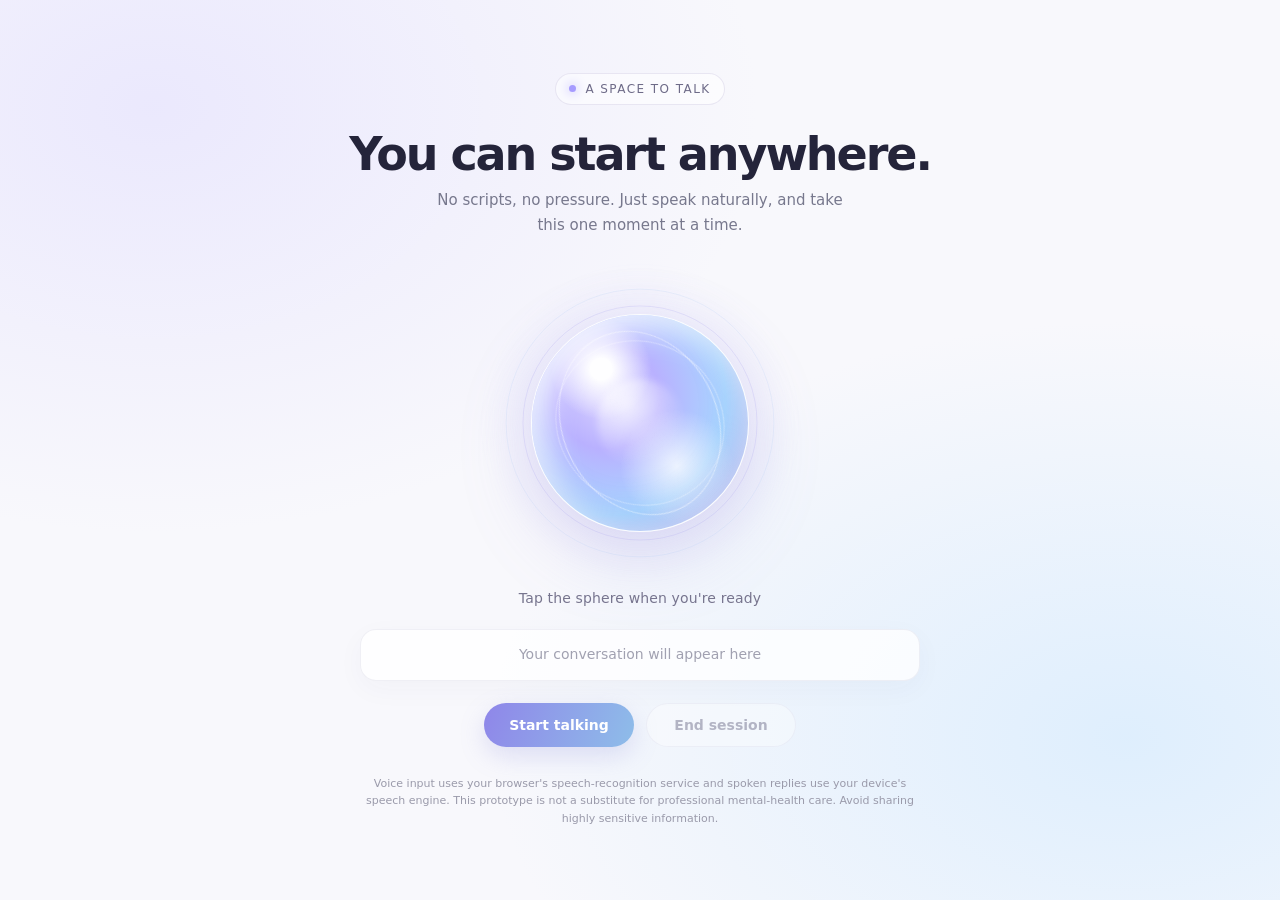
<file: frontend/index.html>
<!DOCTYPE html>
<html lang="en">
<head>
  <meta charset="UTF-8" />
  <meta name="viewport" content="width=device-width, initial-scale=1.0" />
  <meta name="theme-color" content="#f8f8fc" />
  <title>A space to talk</title>
  <style>
    :root {
      color-scheme: light;
      --ink: #24243a;
      --muted: #77788d;
      --lavender: #a69bff;
      --blue: #8bc8ff;
      --pink: #e9b5ef;
      --surface: rgba(255,255,255,.78);
    }
    * { box-sizing: border-box; }
    body {
      margin: 0;
      min-height: 100vh;
      display: grid;
      place-items: center;
      padding: 28px 18px;
      overflow-x: hidden;
      color: var(--ink);
      font-family: Inter, ui-sans-serif, system-ui, -apple-system, BlinkMacSystemFont, "Segoe UI", sans-serif;
      background:
        radial-gradient(ellipse at 12% 12%, rgba(211,205,255,.36), transparent 38%),
        radial-gradient(ellipse at 88% 82%, rgba(190,226,255,.44), transparent 40%),
        #f8f8fc;
    }
    .app { width: min(100%, 760px); text-align: center; }
    .brand {
      display: inline-flex; align-items: center; gap: 9px;
      padding: 8px 13px; border: 1px solid rgba(142,135,190,.18);
      border-radius: 999px; background: rgba(255,255,255,.58);
      color: #6e6b88; font-size: 12px; letter-spacing: .12em; text-transform: uppercase;
    }
    .brand-mark { width: 7px; height: 7px; border-radius: 50%; background: #a69bff; box-shadow: 0 0 12px #a69bff; }
    h1 { margin: 25px 0 9px; font-size: clamp(32px, 5vw, 46px); line-height: 1.08; font-weight: 600; letter-spacing: -.045em; }
    .subtitle { margin: 0 auto; max-width: 430px; color: var(--muted); font-size: 15px; line-height: 1.65; }
    .orb-stage { height: 350px; display: grid; place-items: center; position: relative; margin: 10px 0 0; }
    .orb-halo {
      position: absolute; width: 310px; height: 310px; border-radius: 50%;
      background: radial-gradient(circle, rgba(184,176,255,.18) 0 35%, rgba(184,176,255,.08) 53%, transparent 72%);
      filter: blur(5px); transition: transform .5s ease, opacity .5s ease;
    }
    .orb {
      width: 218px; height: 218px; position: relative; border-radius: 50%;
      border: 1px solid rgba(255,255,255,.95);
      background:
        radial-gradient(circle at 32% 25%, rgba(255,255,255,.98) 0 5%, transparent 23%),
        radial-gradient(circle at 67% 70%, rgba(255,255,255,.78), transparent 27%),
        radial-gradient(circle at 35% 38%, #d8d1ff 0, #b9b1ff 27%, #a8d7ff 61%, #e9c9f1 100%);
      box-shadow: 0 24px 70px rgba(146,139,220,.25), inset -14px -18px 35px rgba(125,139,219,.17), inset 12px 12px 32px rgba(255,255,255,.8);
      animation: float 6s ease-in-out infinite;
      transition: transform .45s ease, box-shadow .45s ease, filter .45s ease;
      cursor: pointer; outline: none;
    }
    .orb::before, .orb::after {
      content: ""; position: absolute; inset: 13px; border-radius: 50%;
      border: 1px solid rgba(255,255,255,.55); transform: rotate(-25deg) scaleX(.82);
      filter: blur(.2px);
    }
    .orb::after { inset: 27px -7px; transform: rotate(35deg) scaleX(.75); border-color: rgba(255,255,255,.36); }
    .orb-core {
      position: absolute; inset: 30%; border-radius: 50%;
      background: radial-gradient(circle at 35% 30%, rgba(255,255,255,.9), rgba(255,255,255,.16) 55%, transparent 72%);
      filter: blur(3px); opacity: .8;
    }
    .orb-ring { position: absolute; inset: -17px; border-radius: 50%; border: 1px solid rgba(169,160,238,.25); transform: scale(.94); }
    .orb-ring.ring-two { inset: -32px; border-color: rgba(169,197,242,.18); transform: scale(.96); }
    .orb:focus-visible { box-shadow: 0 0 0 5px rgba(166,155,255,.18), 0 24px 70px rgba(146,139,220,.3); }
    .app[data-state="listening"] .orb { animation: listen 2.3s ease-in-out infinite; box-shadow: 0 22px 85px rgba(133,168,242,.4), 0 0 0 12px rgba(167,190,255,.08), inset 0 0 35px rgba(255,255,255,.65); }
    .app[data-state="thinking"] .orb { animation: think 2.6s ease-in-out infinite; filter: saturate(.9); }
    .app[data-state="speaking"] .orb { animation: speak 1.1s ease-in-out infinite; box-shadow: 0 22px 90px rgba(182,151,231,.42), 0 0 0 15px rgba(196,175,245,.08), inset 0 0 35px rgba(255,255,255,.7); }
    .app[data-state="listening"] .orb-ring { animation: ripple 2.3s ease-out infinite; }
    .app[data-state="listening"] .ring-two { animation-delay: .75s; }
    .app[data-state="speaking"] .orb-ring { animation: ripple 1.3s ease-out infinite; }
    @keyframes float { 0%,100% { transform: translateY(0) rotate(-4deg); } 50% { transform: translateY(-9px) rotate(4deg); } }
    @keyframes listen { 0%,100% { transform: scale(1); } 50% { transform: scale(1.055); } }
    @keyframes think { 0%,100% { transform: scale(.97) rotate(-5deg); } 50% { transform: scale(1.03) rotate(5deg); } }
    @keyframes speak { 0%,100% { transform: scale(.98); } 50% { transform: scale(1.07); } }
    @keyframes ripple { 0% { transform: scale(.9); opacity: .8; } 100% { transform: scale(1.18); opacity: 0; } }
    .state-label { min-height: 25px; margin-top: -8px; color: #77758e; font-size: 14px; letter-spacing: .01em; }
    .transcript {
      width: min(100%, 560px); min-height: 52px; margin: 14px auto 0;
      padding: 14px 18px; border: 1px solid rgba(155,151,190,.15); border-radius: 16px;
      background: var(--surface); box-shadow: 0 8px 28px rgba(65,64,105,.035);
      color: #66677d; font-size: 14px; line-height: 1.55;
    }
    .transcript:empty::before { content: "Your conversation will appear here"; color: #a1a1b1; }
    .actions { display: flex; justify-content: center; gap: 12px; margin-top: 22px; }
    button {
      min-width: 150px; padding: 13px 22px; border: 0; border-radius: 999px;
      font: inherit; font-size: 14px; font-weight: 600; cursor: pointer;
      transition: transform .18s ease, box-shadow .18s ease, background .18s ease;
    }
    button:hover { transform: translateY(-2px); }
    button:focus-visible { outline: 3px solid rgba(166,155,255,.35); outline-offset: 3px; }
    .primary { color: white; background: linear-gradient(110deg, #8f86e9, #8ebde9); box-shadow: 0 9px 24px rgba(142,143,220,.25); }
    .primary:hover { box-shadow: 0 12px 28px rgba(142,143,220,.34); }
    .secondary { color: #77758d; background: rgba(255,255,255,.72); border: 1px solid rgba(155,151,190,.2); }
    button:disabled { opacity: .5; cursor: not-allowed; transform: none; }
    .privacy { margin: 28px auto 0; max-width: 560px; color: #9a9aaa; font-size: 11px; line-height: 1.6; }
    .error { color: #b45c78; }
    @media (max-width: 520px) {
      .orb-stage { height: 300px; }
      .orb { width: 184px; height: 184px; }
      .orb-halo { width: 270px; height: 270px; }
      .actions { gap: 9px; }
      button { min-width: 0; flex: 1; max-width: 180px; padding: 13px 14px; }
    }
    @media (prefers-reduced-motion: reduce) {
      *, *::before, *::after { animation-duration: .01ms !important; animation-iteration-count: 1 !important; transition-duration: .01ms !important; }
    }
  </style>
</head>
<body>
  <main class="app" id="app" data-state="idle">
    <div class="brand"><span class="brand-mark"></span> A space to talk</div>
    <h1>You can start anywhere.</h1>
    <p class="subtitle">No scripts, no pressure. Just speak naturally, and take this one moment at a time.</p>

    <section class="orb-stage" aria-label="Voice assistant">
      <div class="orb-halo"></div>
      <button class="orb" id="orb" type="button" aria-label="Start voice conversation">
        <span class="orb-ring"></span><span class="orb-ring ring-two"></span><span class="orb-core"></span>
      </button>
    </section>

    <div class="state-label" id="status" role="status" aria-live="polite">Tap the sphere when you're ready</div>
    <div class="transcript" id="transcript" aria-live="polite"></div>

    <div class="actions">
      <button class="primary" id="sessionButton" type="button">Start talking</button>
      <button class="secondary" id="stopButton" type="button" disabled>End session</button>
    </div>

    <p class="privacy">Voice input uses your browser's speech-recognition service and spoken replies use your device's speech engine. This prototype is not a substitute for professional mental-health care. Avoid sharing highly sensitive information.</p>
  </main>

<script>
(() => {
  const app = document.getElementById('app');
  const orb = document.getElementById('orb');
  const status = document.getElementById('status');
  const transcript = document.getElementById('transcript');
  const sessionButton = document.getElementById('sessionButton');
  const stopButton = document.getElementById('stopButton');
  const SpeechRecognition = window.SpeechRecognition || window.webkitSpeechRecognition;

  let recognition = null;
  let sessionActive = false;
  let busy = false;
  let recognitionRunning = false;
  let messages = [];
  let restartTimer = null;
  let turnId = 0;

  function setState(state, label, isError = false) {
    app.dataset.state = state;
    status.textContent = label;
    status.classList.toggle('error', isError);
    orb.setAttribute('aria-label', state === 'listening' ? 'Listening' : state === 'speaking' ? 'Speaking' : 'Voice assistant');
  }

  function updateControls() {
    sessionButton.textContent = sessionActive ? 'Conversation active' : 'Start talking';
    sessionButton.disabled = sessionActive;
    stopButton.disabled = !sessionActive;
  }

  function stopRecognition() {
    if (restartTimer) clearTimeout(restartTimer);
    restartTimer = null;
    if (recognition && recognitionRunning) {
      try { recognition.stop(); } catch (_) {}
    }
  }

  function listenAgain(delay = 350) {
    if (!sessionActive || busy || !recognition) return;
    if (restartTimer) clearTimeout(restartTimer);
    restartTimer = setTimeout(() => {
      if (!sessionActive || busy || recognitionRunning) return;
      try {
        recognition.start();
        recognitionRunning = true;
        setState('listening', 'Listening… speak whenever you’re ready');
      } catch (error) {
        setState('idle', 'Could not start the microphone. Check browser permissions.', true);
      }
    }, delay);
  }

  async function getReply(text, thisTurn) {
    messages.push({ role: 'user', content: text });
    busy = true;
    setState('thinking', 'Taking a moment to think…');
    try {
      const response = await fetch('/api/chat', {
        method: 'POST',
        headers: { 'Content-Type': 'application/json' },
        body: JSON.stringify({ messages })
      });
      const data = await response.json();
      if (!response.ok) throw new Error(data.detail || `Request failed (${response.status})`);
      if (thisTurn !== turnId || !sessionActive) return;
      const reply = String(data.reply || '').trim();
      if (!reply) throw new Error('The assistant returned an empty reply.');
      messages.push({ role: 'assistant', content: reply });
      transcript.textContent = `You: ${text}\n\nA space to talk: ${reply}`;
      speak(reply, thisTurn);
    } catch (error) {
      if (thisTurn === turnId && sessionActive) {
        messages.pop();
        setState('idle', error.message, true);
        busy = false;
        listenAgain(900);
      }
    }
  }

  function speak(text, thisTurn) {
    if (!('speechSynthesis' in window)) {
      busy = false;
      setState('idle', 'Speech playback is not supported in this browser.', true);
      listenAgain(700);
      return;
    }
    window.speechSynthesis.cancel();
    const utterance = new SpeechSynthesisUtterance(text);
    utterance.lang = 'en-IN';
    utterance.rate = 0.96;
    utterance.pitch = 1.02;
    utterance.onstart = () => {
      if (thisTurn === turnId && sessionActive) setState('speaking', 'Speaking…');
    };
    utterance.onend = () => {
      if (thisTurn !== turnId || !sessionActive) return;
      busy = false;
      listenAgain(450);
    };
    utterance.onerror = () => {
      if (thisTurn !== turnId || !sessionActive) return;
      busy = false;
      listenAgain(700);
    };
    window.speechSynthesis.speak(utterance);
  }

  function setupRecognition() {
    if (!SpeechRecognition) return false;
    recognition = new SpeechRecognition();
    recognition.lang = 'en-IN';
    recognition.continuous = false;
    recognition.interimResults = true;
    recognition.maxAlternatives = 1;

    recognition.onstart = () => {
      recognitionRunning = true;
      setState('listening', 'Listening… speak whenever you’re ready');
    };
    recognition.onresult = event => {
      let finalText = '';
      let interimText = '';
      for (let i = event.resultIndex; i < event.results.length; i++) {
        const part = event.results[i][0].transcript;
        if (event.results[i].isFinal) finalText += part;
        else interimText += part;
      }
      if (interimText && !finalText) setState('listening', interimText);
      if (finalText.trim()) {
        stopRecognition();
        const thisTurn = ++turnId;
        getReply(finalText.trim(), thisTurn);
      }
    };
    recognition.onerror = event => {
      recognitionRunning = false;
      if (!sessionActive) return;
      if (event.error === 'not-allowed' || event.error === 'service-not-allowed') {
        setState('idle', 'Microphone access was blocked. Allow microphone access in your browser.', true);
        endSession(false);
      } else if (event.error !== 'no-speech' && event.error !== 'aborted') {
        setState('idle', `Microphone issue: ${event.error}`, true);
        listenAgain(900);
      }
    };
    recognition.onend = () => {
      recognitionRunning = false;
      if (sessionActive && !busy) listenAgain(450);
    };
    return true;
  }

  function startSession() {
    if (!SpeechRecognition) {
      setState('idle', 'Speech recognition is unavailable. Please use Chrome or Edge on desktop.', true);
      return;
    }
    if (!recognition && !setupRecognition()) return;
    sessionActive = true;
    busy = false;
    messages = [];
    updateControls();
    transcript.textContent = '';
    listenAgain(80);
  }

  function endSession(showStatus = true) {
    sessionActive = false;
    busy = false;
    turnId++;
    if (restartTimer) clearTimeout(restartTimer);
    restartTimer = null;
    stopRecognition();
    if ('speechSynthesis' in window) window.speechSynthesis.cancel();
    updateControls();
    if (showStatus) setState('idle', 'Session ended. Take care of yourself.');
    else setState('idle', 'Session ended.');
  }

  sessionButton.addEventListener('click', startSession);
  orb.addEventListener('click', () => {
    if (sessionActive) endSession();
    else startSession();
  });
  stopButton.addEventListener('click', () => endSession());
  window.addEventListener('beforeunload', () => {
    sessionActive = false;
    if (recognition) { try { recognition.abort(); } catch (_) {} }
    if ('speechSynthesis' in window) window.speechSynthesis.cancel();
  });

  if (!SpeechRecognition) {
    sessionButton.disabled = true;
    setState('idle', 'Voice input is not supported here. Open this app in Chrome or Edge.', true);
  }
})();
</script>
</body>
</html>
</file>
